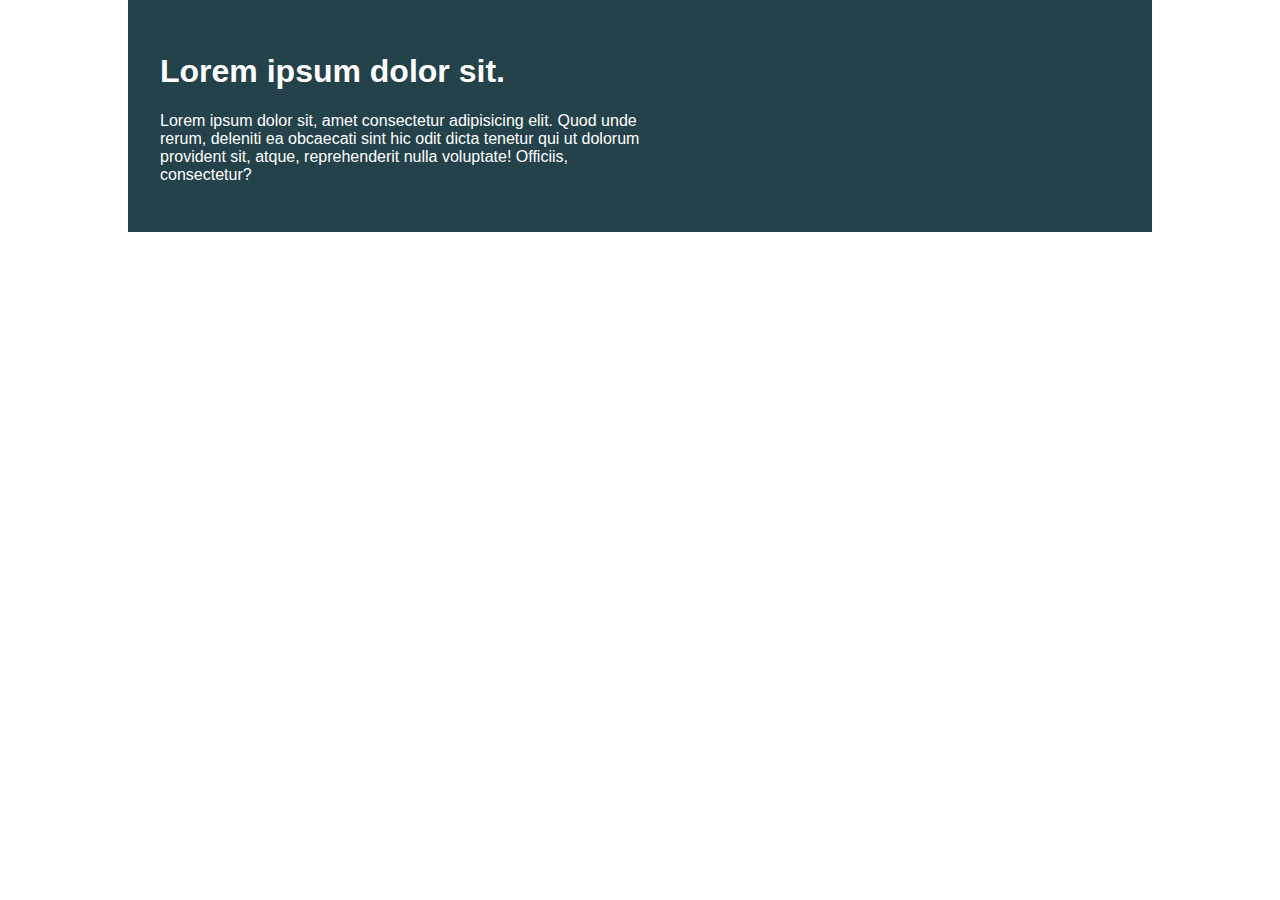
<file: Challenge01/index.html>
<!DOCTYPE html>
<html lang="en">

<head>
    <meta charset="UTF-8">
    <meta name="viewport" content="width=device-width, initial-scale=1.0">
    <title>Challenge 01</title>

    <link rel="stylesheet" href="style.css">
</head>

<body>
    <div class="container">
        <div class="intro-content">
            <h1>Lorem ipsum dolor sit.</h1>
            <p>Lorem ipsum dolor sit, amet consectetur adipisicing elit. Quod unde rerum, deleniti ea obcaecati sint hic
                odit dicta tenetur qui ut dolorum provident sit, atque, reprehenderit nulla voluptate! Officiis,
                consectetur?</p>
        </div>
    </div>
</body>

</html>
</file>
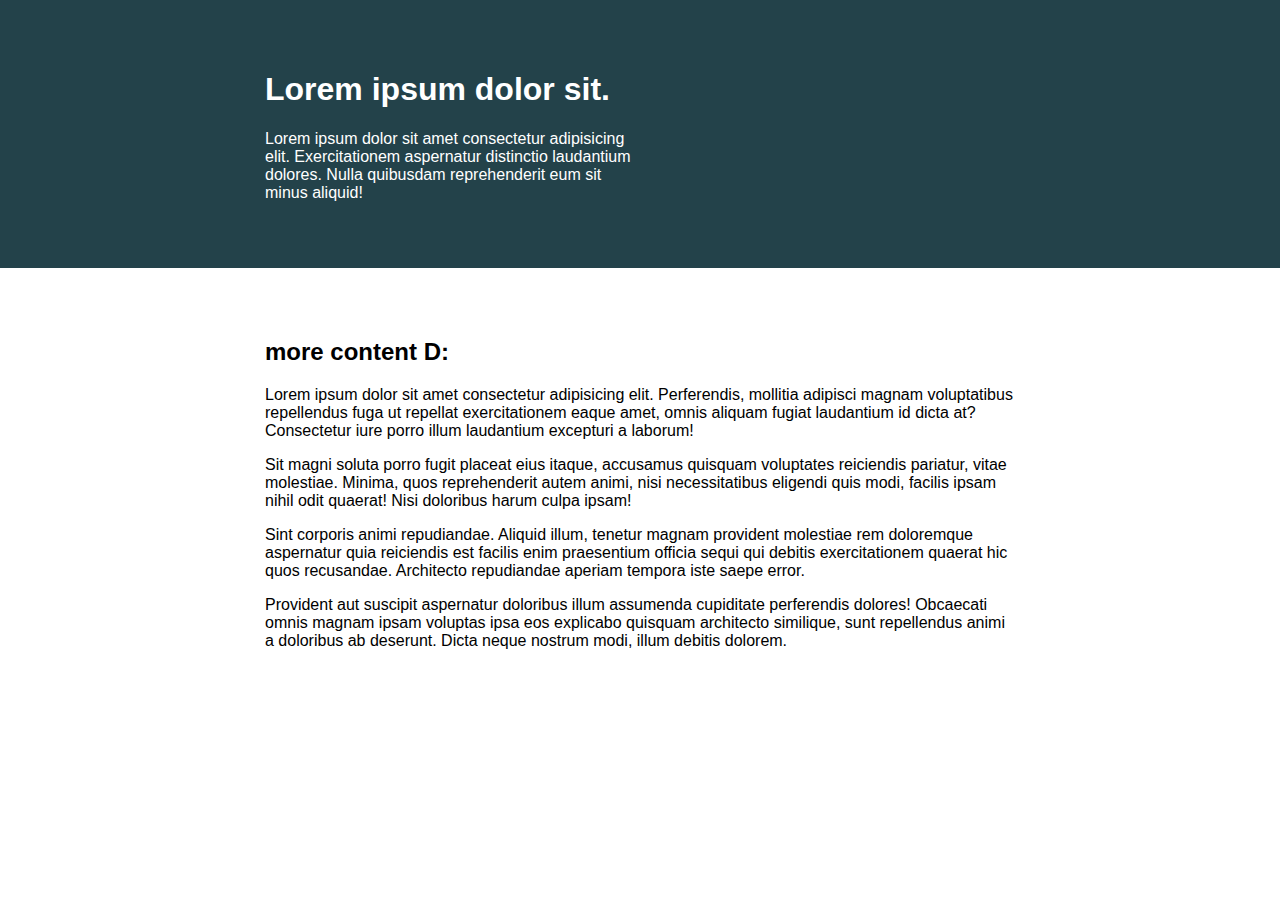
<file: Challenge02/index.html>
<!DOCTYPE html>
<html lang="en">
<head> 
    <meta charset="UTF-8">
    <meta name="viewport" content="width=device-width, initial-scale=1.0">
    <title>Challenge 02</title>
 
    <link rel="stylesheet" href="style.css">
</head>
<body>

    <div class="hero">
        <div class="container">
            <div class="intro-content">
                <h1>Lorem ipsum dolor sit.</h1>
                <p>Lorem ipsum dolor sit amet consectetur adipisicing elit. Exercitationem aspernatur distinctio laudantium dolores. Nulla quibusdam reprehenderit eum sit minus aliquid!</p>
            </div>
        </div>
    </div>


    <div class="container content">
        <h2>more content D:</h2>
        <p>Lorem ipsum dolor sit amet consectetur adipisicing elit. Perferendis, mollitia adipisci magnam voluptatibus repellendus fuga ut repellat exercitationem eaque amet, omnis aliquam fugiat laudantium id dicta at? Consectetur iure porro illum laudantium excepturi a laborum!</p>
        <p>Sit magni soluta porro fugit placeat eius itaque, accusamus quisquam voluptates reiciendis pariatur, vitae molestiae. Minima, quos reprehenderit autem animi, nisi necessitatibus eligendi quis modi, facilis ipsam nihil odit quaerat! Nisi doloribus harum culpa ipsam!</p>
        <p>Sint corporis animi repudiandae. Aliquid illum, tenetur magnam provident molestiae rem doloremque aspernatur quia reiciendis est facilis enim praesentium officia sequi qui debitis exercitationem quaerat hic quos recusandae. Architecto repudiandae aperiam tempora iste saepe error.</p>
        <p>Provident aut suscipit aspernatur doloribus illum assumenda cupiditate perferendis dolores! Obcaecati omnis magnam ipsam voluptas ipsa eos explicabo quisquam architecto similique, sunt repellendus animi a doloribus ab deserunt. Dicta neque nostrum modi, illum debitis dolorem.</p>
    </div>


</body>
</html>
</file>
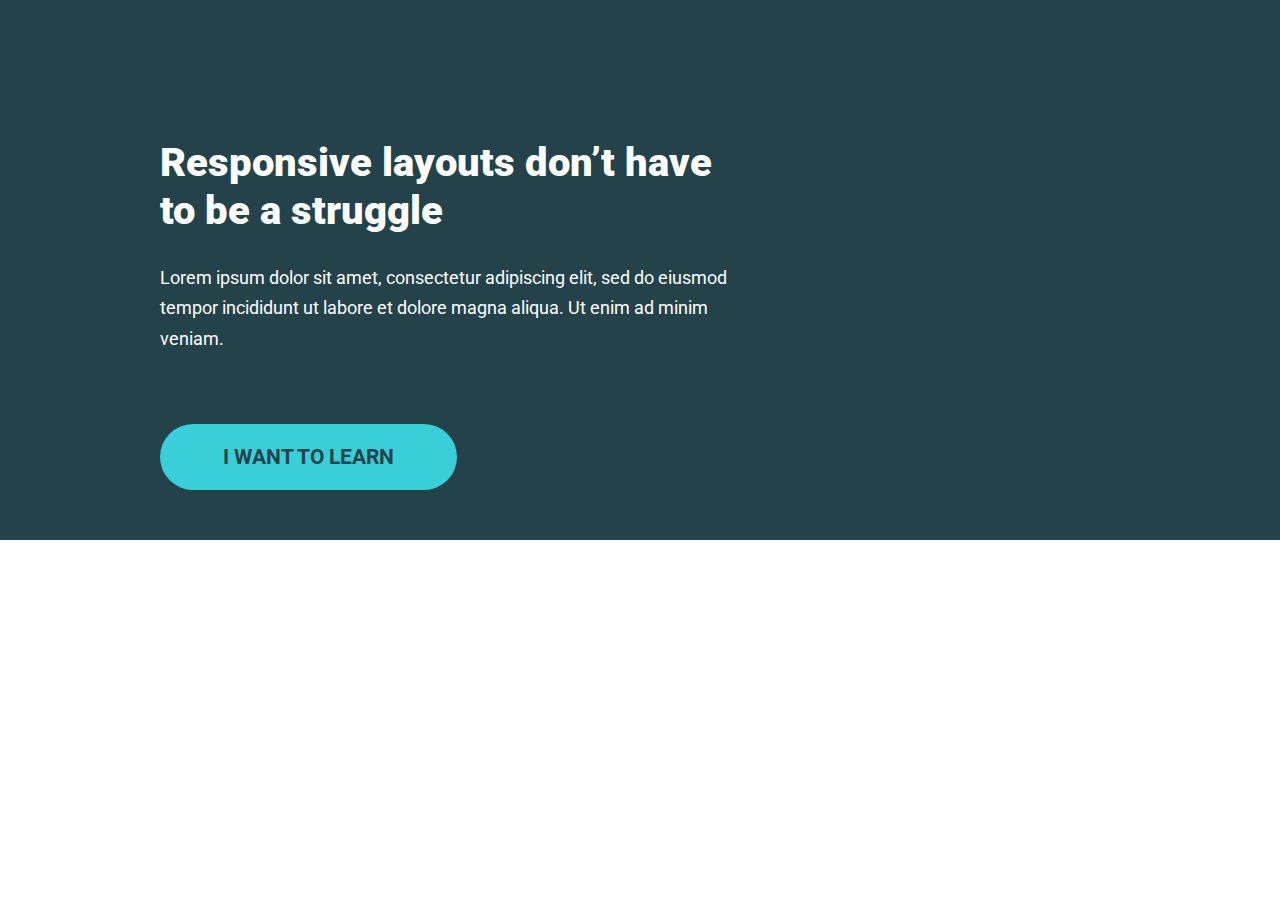
<file: Challenge03/index.html>
<!DOCTYPE html>
<html lang="en">

<head>
    <meta charset="UTF-8">
    <meta http-equiv="X-UA-Compatible" content="IE=edge">
    <meta name="viewport" content="width=device-width, initial-scale=1.0">
    <link rel="stylesheet" href="style.css">
    <title>Challenge 03</title>
</head>

<body>
    <div class="hero">
        <div class="container">
            <h1 class="hero__title">
                Responsive layouts don’t have to be a struggle
            </h1>

            <p class="hero__text">
                Lorem ipsum dolor sit amet, consectetur adipiscing elit, sed do eiusmod tempor incididunt ut labore et
                dolore magna aliqua. Ut enim ad minim veniam.
            </p>

            <a href="#" class="hero__btn">
                I want to learn
            </a>
        </div>
    </div>
</body>

</html>
</file>
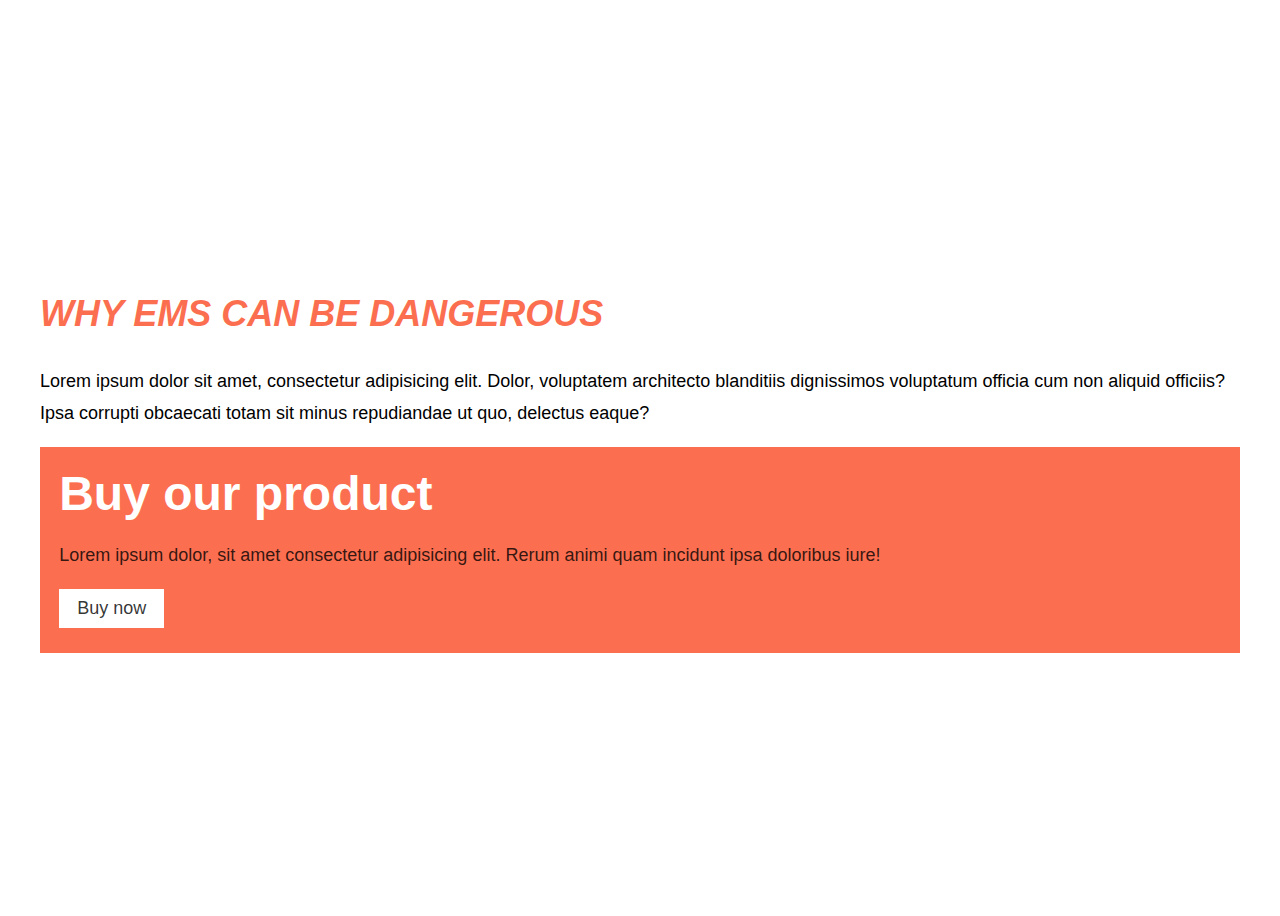
<file: Day2/index.html>
<!DOCTYPE html>
<html lang="en">

<head>
    <meta charset="UTF-8">
    <meta http-equiv="X-UA-Compatible" content="IE=edge">
    <meta name="viewport" content="width=device-width, initial-scale=1.0">
    <link rel="stylesheet" href="style.css">
    <title>Day2</title>
</head>

<body>
    <div class="container">
        <h2 class="container__title">Why ems can be dangerous</h2>
        <p class="container__body">
            Lorem ipsum dolor sit amet, consectetur adipisicing elit. Dolor, voluptatem architecto blanditiis dignissimos voluptatum officia cum non aliquid officiis? Ipsa corrupti obcaecati totam sit minus repudiandae ut quo, delectus eaque?
        </p>

        <div class="cta">
            <h2 class="cta__title">Buy our product</h2>

            <p class="cta__body">
                Lorem ipsum dolor, sit amet consectetur adipisicing elit. Rerum animi quam incidunt ipsa doloribus iure!
            </p>

            <a href="#" class="cta__btn">
                Buy now
            </a>
        </div>
    </div>
</body>

</html>
</file>
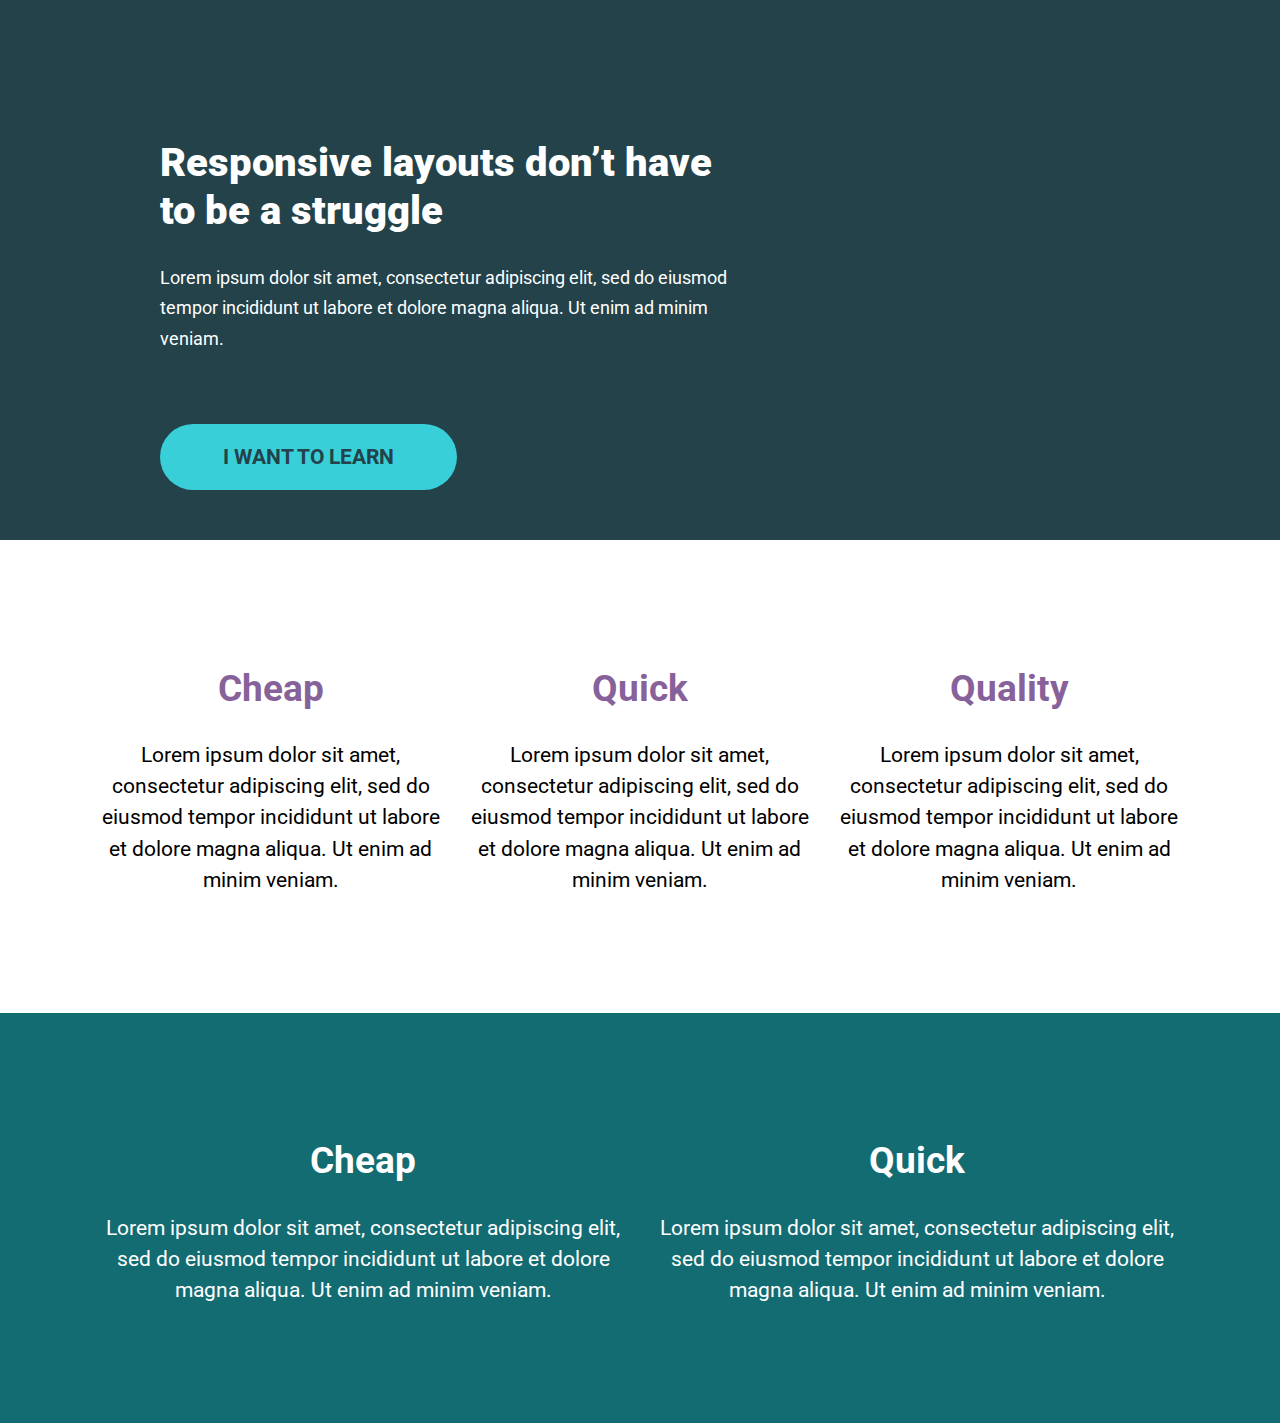
<file: Flex-Challenge01/index.html>
<!DOCTYPE html>
<html lang="en">

<head>
    <meta charset="UTF-8">
    <meta http-equiv="X-UA-Compatible" content="IE=edge">
    <meta name="viewport" content="width=device-width, initial-scale=1.0">
    <link rel="stylesheet" href="style.css">
    <title>Flex Challenge 01</title>
</head>

<body>
    <div class="hero">
        <div class="container">
            <h1 class="hero__title">
                Responsive layouts don’t have to be a struggle
            </h1>

            <p class="hero__text">
                Lorem ipsum dolor sit amet, consectetur adipiscing elit, sed do eiusmod tempor incididunt ut labore et
                dolore magna aliqua. Ut enim ad minim veniam.
            </p>

            <a href="#" class="hero__btn">
                I want to learn
            </a>
        </div>
    </div>

    <div class="content">
        <div class="row">
            <div class="col">
                <h2>
                    Cheap
                </h2>
                <p>
                    Lorem ipsum dolor sit amet, consectetur
                    adipiscing elit, sed do eiusmod tempor
                    incididunt ut labore et dolore magna
                    aliqua. Ut enim ad minim veniam.
                </p>
            </div>
            <div class="col">
                <h2>
                    Quick
                </h2>
                <p>
                    Lorem ipsum dolor sit amet, consectetur
                    adipiscing elit, sed do eiusmod tempor
                    incididunt ut labore et dolore magna
                    aliqua. Ut enim ad minim veniam.
                </p>
            </div>
            <div class="col">
                <h2>
                    Quality
                </h2>
                <p>
                    Lorem ipsum dolor sit amet, consectetur
                    adipiscing elit, sed do eiusmod tempor
                    incididunt ut labore et dolore magna
                    aliqua. Ut enim ad minim veniam.
                </p>
            </div>
        </div>
    </div>

    <div class="content footer">
        <div class="row">
            <div class="col">
                <h2>
                    Cheap
                </h2>
                <p>
                    Lorem ipsum dolor sit amet, consectetur
                    adipiscing elit, sed do eiusmod tempor
                    incididunt ut labore et dolore magna
                    aliqua. Ut enim ad minim veniam.
                </p>
            </div>
            <div class="col">
                <h2>
                    Quick
                </h2>
                <p>
                    Lorem ipsum dolor sit amet, consectetur
                    adipiscing elit, sed do eiusmod tempor
                    incididunt ut labore et dolore magna
                    aliqua. Ut enim ad minim veniam.
                </p>
            </div>
        </div>
    </div>
</body>

</html>
</file>
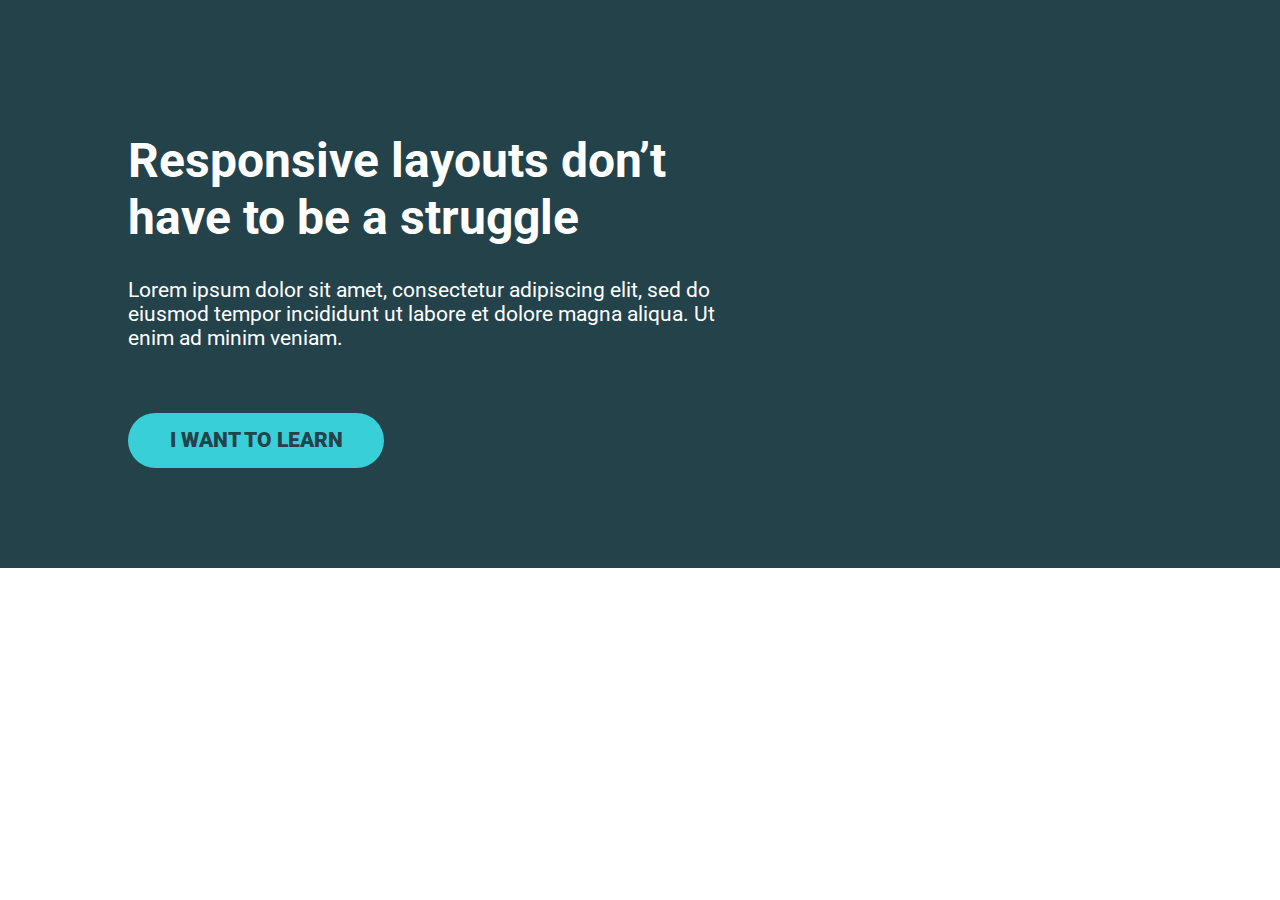
<file: Challenge03/finished/index.html>
<!DOCTYPE html>
<html lang="en">
<head>
    <meta charset="UTF-8">
    <meta name="viewport" content="width=device-width, initial-scale=1.0">
    <title>Document</title>
    <link href="https://fonts.googleapis.com/css2?family=Roboto:wght@400;900&display=swap" rel="stylesheet"> 
    <link rel="stylesheet" href="style.css">
</head>
<body>
    <div class="hero">
        <div class="container">
            <div class="hero__text">
                <h1>Responsive layouts don’t have to be a struggle</h1>
                <p>Lorem ipsum dolor sit amet, consectetur adipiscing elit, sed do eiusmod tempor incididunt ut labore et dolore magna aliqua. Ut enim ad minim veniam.</p>
                <a href="#" class="btn">I want to learn</a>
            </div>
        </div>
    </div>
</body>
</html>
</file>
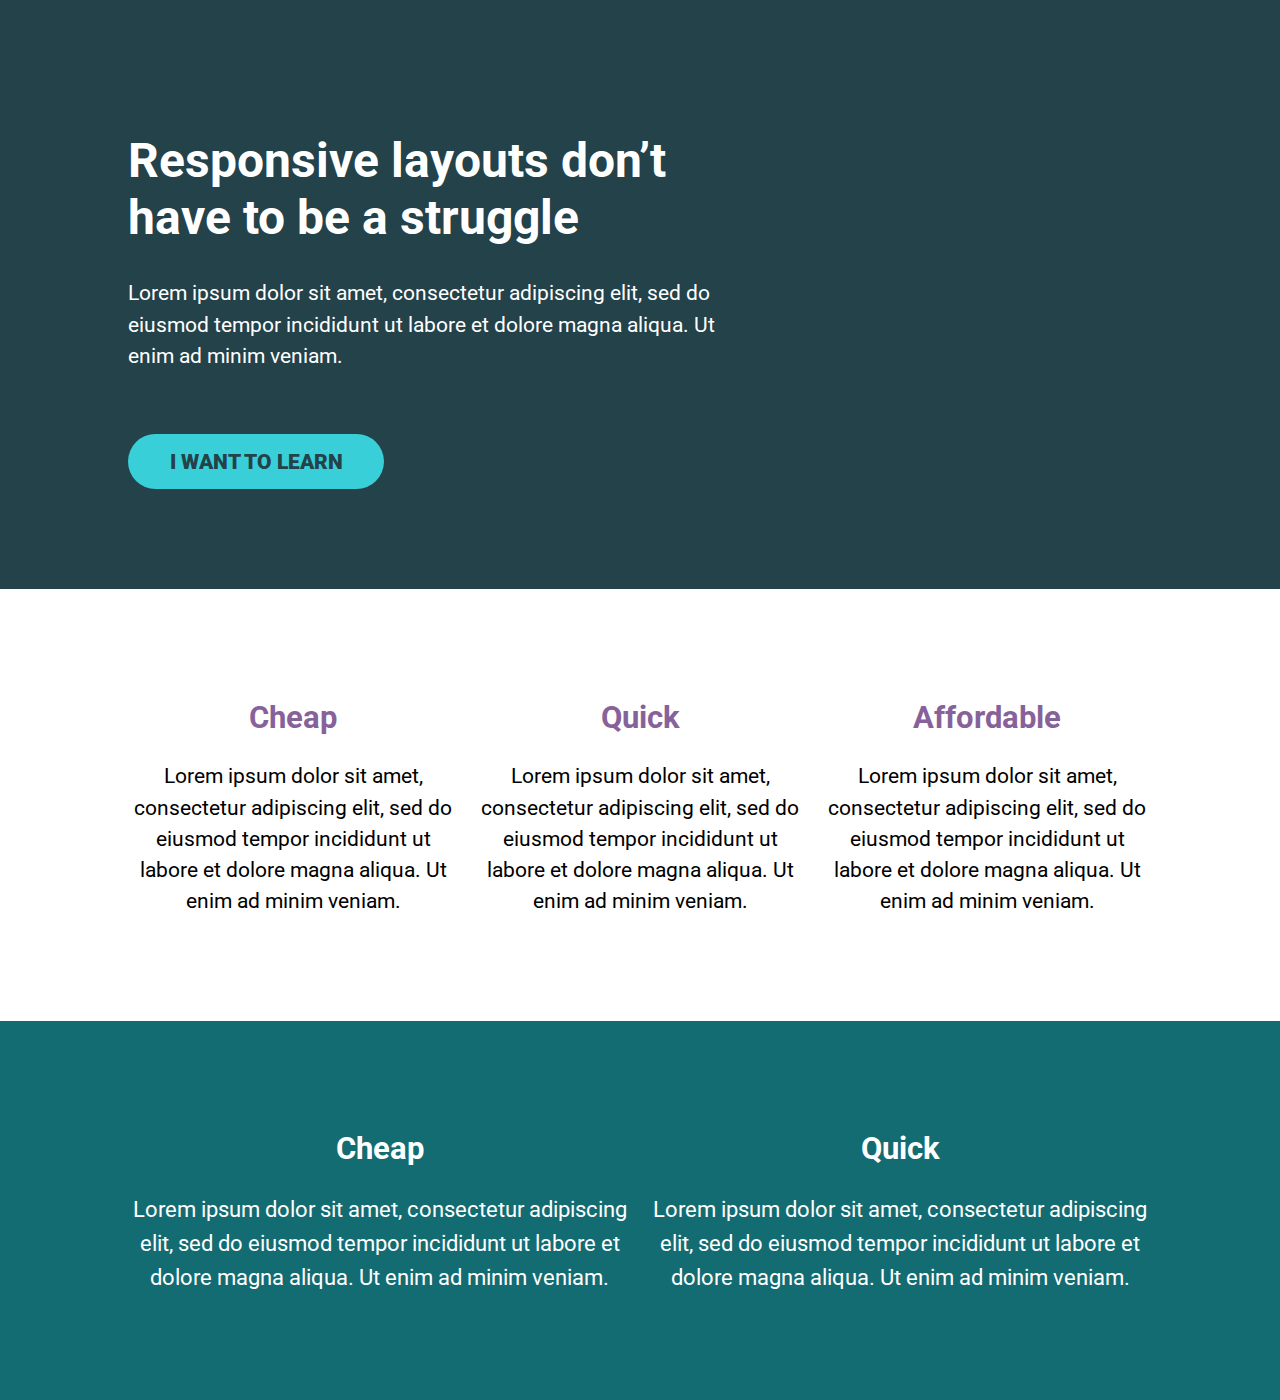
<file: Flex-Challenge01/02-3/index.html>
<!DOCTYPE html>
<html lang="en">

<head>
    <meta charset="UTF-8">
    <meta name="viewport" content="width=device-width, initial-scale=1.0">
    <title>Challenge time!</title>
    <link href="https://fonts.googleapis.com/css2?family=Roboto:wght@400;900&display=swap" rel="stylesheet">
    <link rel="stylesheet" href="style.css">
</head>

<body>
    <div class="hero">
        <div class="container">
            <div class="hero__text">
                <h1>Responsive layouts don’t have to be a struggle</h1>
                <p>Lorem ipsum dolor sit amet, consectetur adipiscing elit, sed do eiusmod tempor incididunt ut labore
                    et dolore magna aliqua. Ut enim ad minim veniam.</p>
                <a href="#" class="btn">I want to learn</a>
            </div>
        </div>
    </div>

    <div class="main">
        <div class="container">
            <div class="row">
                <div class="col">
                    <h2>Cheap</h2>
                    <p>Lorem ipsum dolor sit amet, consectetur adipiscing elit, sed do eiusmod tempor incididunt ut
                        labore
                        et dolore magna aliqua. Ut enim ad minim veniam.</p>
                </div>
                <div class="col">
                    <h2>Quick</h2>
                    <p>Lorem ipsum dolor sit amet, consectetur adipiscing elit, sed do eiusmod tempor incididunt ut
                        labore
                        et dolore magna aliqua. Ut enim ad minim veniam.</p>
                </div>
                <div class="col">
                    <h2>Affordable</h2>
                    <p>Lorem ipsum dolor sit amet, consectetur adipiscing elit, sed do eiusmod tempor incididunt ut
                        labore
                        et dolore magna aliqua. Ut enim ad minim veniam.</p>
                </div>
            </div>
        </div>
    </div>

    <div class="footer">
        <div class="container">
            <div class="row">

                <div class="col">
                    <h2>Cheap</h2>
                    <p>Lorem ipsum dolor sit amet, consectetur adipiscing elit, sed do eiusmod tempor incididunt ut
                        labore
                        et
                        dolore magna aliqua. Ut enim ad minim veniam.</p>
                </div>

                <div class="col">
                    <h2>Quick</h2>
                    <p>Lorem ipsum dolor sit amet, consectetur adipiscing elit, sed do eiusmod tempor incididunt ut
                        labore
                        et
                        dolore magna aliqua. Ut enim ad minim veniam.</p>
                </div>
            </div>
        </div>
    </div>
</body>

</html>
</file>
<file: Challenge01/style.css>
/* INSTRUCTIONS
 *
 * 1) Limit the total width of
 *    the .intro-conent to about half
 *    of it's parent
 *
 * 2) Stop the text from overflowing
 *    out the bottom at small screen
 *    widths
 *
 * You may modify the HTML if needed
 *
 */

* {
  box-sizing: border-box;
}

body {
  margin: 0;
  font-family: sans-serif;
}

.container {
  background: #23424a;
  color: white;

  width: 80%;
  margin: 0 auto;

  padding: 2em;
  /* height: 300px; */
}

.intro-content {
  width: 50%;
  overflow: none;
}
</file>
<file: Challenge02/style.css>
/* INSTRUCTIONS
 *
 * 1) Keep the text inside .intro-content
 *    in the same place, but have the background
 *    extend from one side of the viewport
 *    to the other, no matter how wide or narrow
 *    the browser is.
 *
 * 2) Limit the maximum width of the text in the
 *    bottom area.
 *
 * You may modify the HTML if needed
 * (you probably should for this challenge)
 *
 */

* {
  box-sizing: border-box;
}

body {
  margin: 0;
  font-family: sans-serif;
}

.hero {
  background: #23424a;
}

.container {
  width: 80%;
  max-width: 750px;
  margin: 0 auto;
  color: white;
  padding: 50px 0;
}

.intro-content {
  width: 50%;
}

.content {
  color: #000;
}
</file>
<file: Challenge03/style.css>
@import url("https://fonts.googleapis.com/css?family=Roboto:300,700,900");
:root {
  font-family: 'Roboto', sans-serif;
}

body {
  margin: 0;
}

*, *::before, *::after {
  -webkit-box-sizing: border-box;
          box-sizing: border-box;
}

.container {
  width: 80%;
  max-width: 1100px;
  height: 60vh;
  padding: 7em 2em;
  margin: 0 auto;
}

.hero {
  background-color: #23424A;
  color: #fff;
}

.hero__title {
  width: 60%;
  font-size: 2.5rem;
  font-weight: 900;
  line-height: 1.2;
  margin-bottom: .7em;
}

.hero__text {
  width: 60%;
  font-size: 1.125rem;
  line-height: 1.7;
  margin-bottom: 5em;
}

.hero__btn {
  color: #23424A;
  background-color: #38CFD9;
  font-size: 1.3125rem;
  font-weight: 700;
  text-decoration: none;
  text-transform: uppercase;
  padding: 1em 3em;
  border-radius: 2em;
}
/*# sourceMappingURL=style.css.map */
</file>
<file: Day2/style.css>
:root {
    --color-accent: #fb6f50;
}

* {
    box-sizing: border-box;
}

h2 {
    font-size: 2.25rem;
}

p,
ul {
    font-size: 1.125rem;
}

.cta {
    background-color: var(--color-accent);
    padding: 1em;
    color: rgba(0, 0, 0, .8);
    font-size: 1.2rem;
}

.cta__title {
    margin: 0 0 0.5em;
    color: #fff;
    font-size: 3rem;
}

.cta__btn {
    display: inline-block;
    color: inherit;
    text-decoration: none;
    padding: .5em 1em;
    background: #fff;
    transition: background 250ms;
    font-size: 1.125rem;
    margin: 5px 0;
}

.cta__btn:hover {
    background: rgba(0, 0, 0, .8);
    color: #fff;
}

.cta__body {
    font-size: 1.125rem;
}

body {
    font-family: basic-sans, sans-serif;
    min-height: 100vh;
    display: flex;
    justify-content: center;
    align-items: center;
}

.container__title {
    color: var(--color-accent);
    text-transform: uppercase;
    font-style: italic;
}

.container__body {
    line-height: 2rem;
}

.container {
    padding: 0 2em;
}
</file>
<file: Flex-Challenge01/style.css>
@import url("https://fonts.googleapis.com/css?family=Roboto:300,700,900");
:root {
  font-family: 'Roboto', sans-serif;
}

body {
  margin: 0;
}

*, *::before, *::after {
  -webkit-box-sizing: border-box;
          box-sizing: border-box;
}

.container {
  width: 80%;
  max-width: 1100px;
  height: 60vh;
  padding: 7em 2em;
  margin: 0 auto;
}

.hero {
  background-color: #23424A;
  color: #fff;
}

.hero__title {
  width: 60%;
  font-size: 2.5rem;
  font-weight: 900;
  line-height: 1.2;
  margin-bottom: .7em;
}

.hero__text {
  width: 60%;
  font-size: 1.125rem;
  line-height: 1.7;
  margin-bottom: 5em;
}

.hero__btn {
  color: #23424A;
  background-color: #38CFD9;
  font-size: 1.3125rem;
  font-weight: 700;
  text-decoration: none;
  text-transform: uppercase;
  padding: 1em 3em;
  border-radius: 2em;
}

.hero__btn:hover, .hero__btn:focus {
  opacity: .7;
}

.content {
  padding: 6em;
  text-align: center;
}

.content p {
  font-size: 1.3rem;
  font-weight: 400;
  line-height: 1.5;
}

.row {
  display: -webkit-box;
  display: -ms-flexbox;
  display: flex;
}

.col h2 {
  color: #87629A;
  font-size: 2.3rem;
}

.footer, .footer h2 {
  background-color: #136C72;
  color: #fff;
}

.col + .col {
  margin-left: 20px;
}
/*# sourceMappingURL=style.css.map */
</file>
<file: Challenge03/finished/style.css>
*, *::before, *::after {
    box-sizing: border-box;
}

body {
    margin: 0;
    font-family: 'Roboto', sans-serif;
    font-size: 1.3rem;
}

h1 {
    font-size: 3rem;
}

.container {
    width: 80%;
    max-width: 1100px;
    margin: 0 auto;
}

.hero {
    padding: 100px 0;
    background-color: #23424A;
    color: #FFF;
}

.hero__text {
    width: 60%;
}

.hero p {
    margin-bottom: 3em;
}

.btn {
    display: inline-block;
    text-decoration: none;
    text-transform: uppercase;
    color: #23424A;
    font-weight: 900;
    background-color: #38CFD9;
    padding: .75em 2em;
    border-radius: 100px;
}

.btn:hover,
.btn:focus {
    opacity: .75; 
}
</file>
<file: Flex-Challenge01/02-3/style.css>
/* 
////// For this challenge ///////

- You will have to modify the HTML

- You can add new classes in the HTML
  if you need to

// Requirements
1. The headings in the first row must be
   a different color
2. The two .col at the bottom must go next
   to one another
3. The section at the bottom should have
   a dark background color and a different
   color of text
4. I've removed the "gap" that I created,
   so you'll have to add it back in

   */

*, *::before, *::after {
    box-sizing: border-box;
}

body {
    margin: 0;
    font-family: 'Roboto', sans-serif;
    font-size: 1.3rem;
}

h1 {
    font-size: 3rem;
}

.container {
    width: 80%;
    max-width: 1200px;
    margin: 0 auto;
}

.row {
    /* display: flex => flex container */
    display: flex;

    /* can't use yet */
    // gap: 100px; 
}

.col {
    /* these are now flex items */
    width: 100%;
}

.hero {
    padding: 100px 0;
    background-color: #23424A;
    color: #FFF;
}

.hero__text {
    width: 60%;
}

.hero p {
    margin-bottom: 3em;
}

.btn {
    display: inline-block;
    text-decoration: none;
    text-transform: uppercase; 
    color: #23424A;
    font-weight: 900;
    background-color: #38CFD9;
    padding: .75em 2em;
    border-radius: 100px;
}

.btn:hover,
.btn:focus {
    opacity: .75; 
}

/************************************** Mori *************************************************/

.main .container,
.footer .container {
    padding: 4em 0em;
}
.main h2 {
    color: #87629A;
}

.main p {
    font-size: 1.3rem;
}

.col + .col {
    margin-left: 17px;
}

.container .col {
    text-align: center;
}

.container p {
    line-height: 1.5;
}

.footer {
    background-color: #136C72;
}

.footer {
    color: #FFF;
}


.footer p {
    font-size: 1.4rem;
}
</file>
